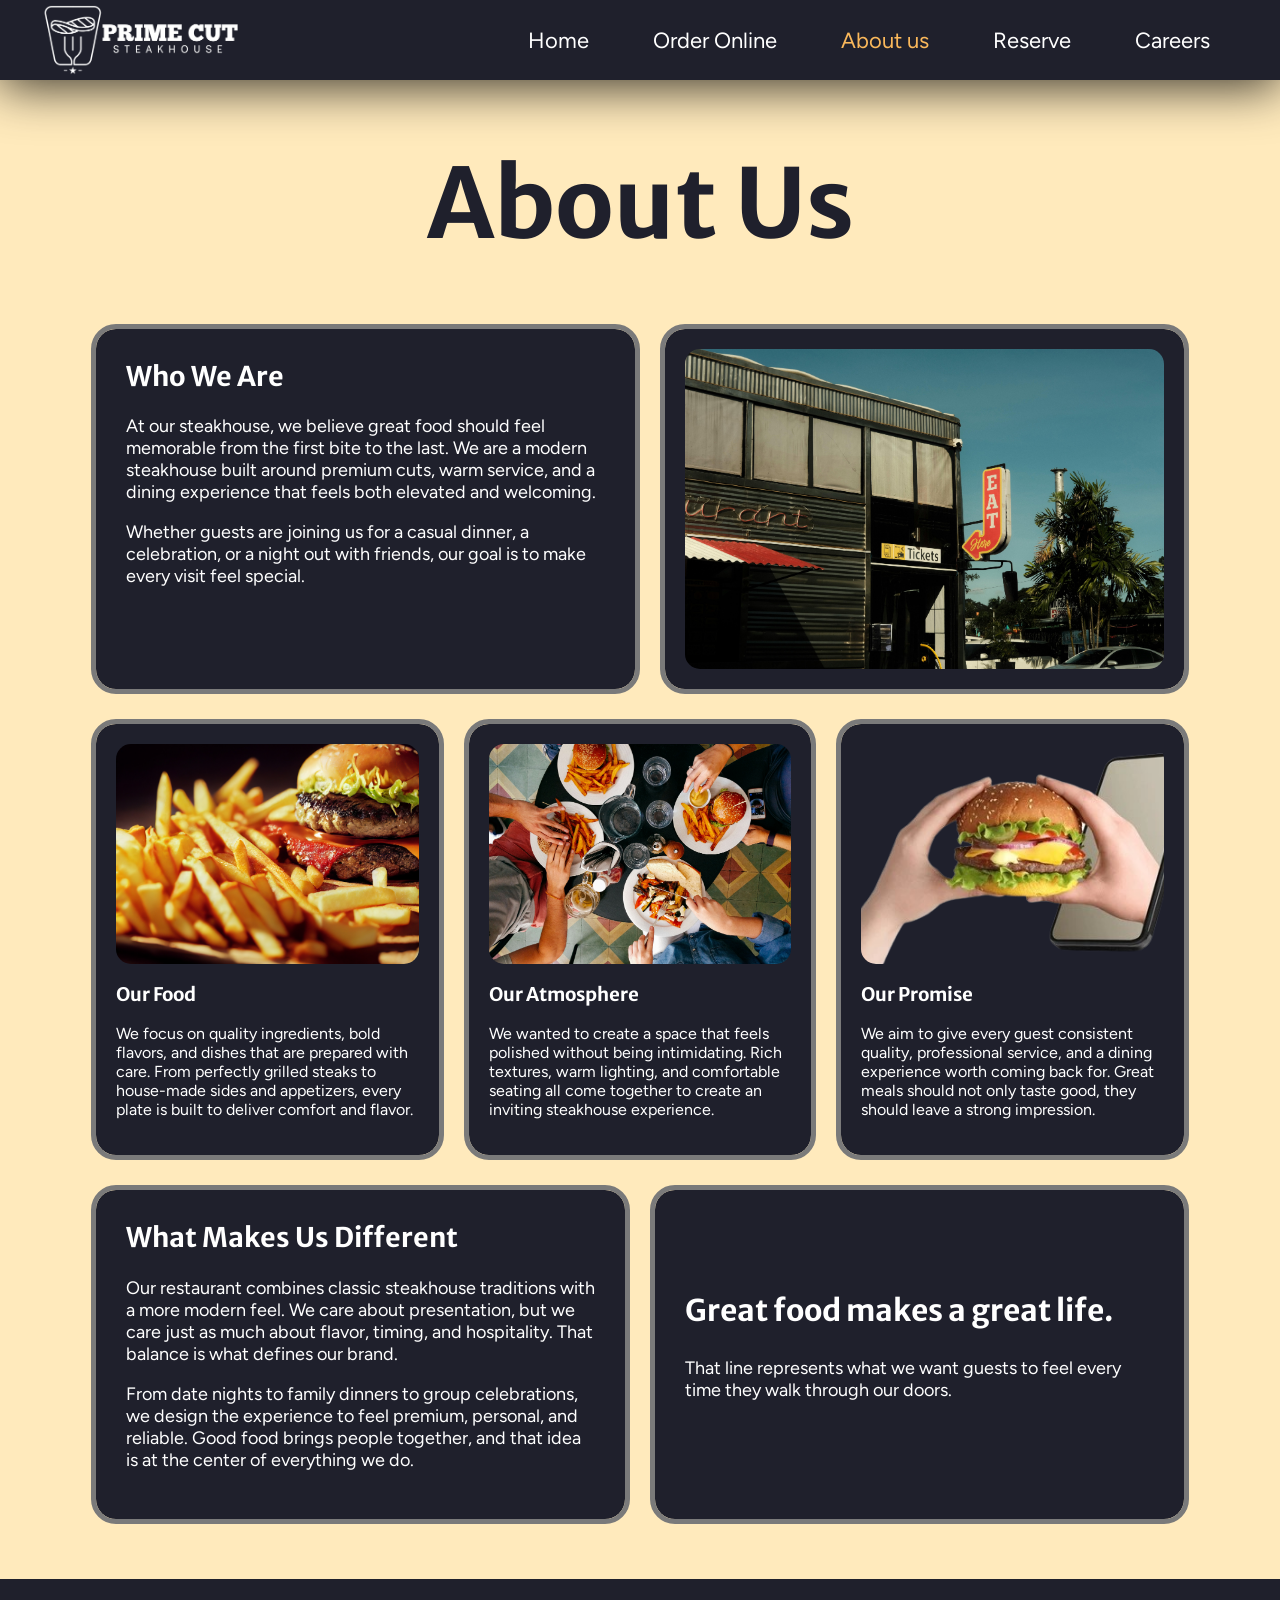
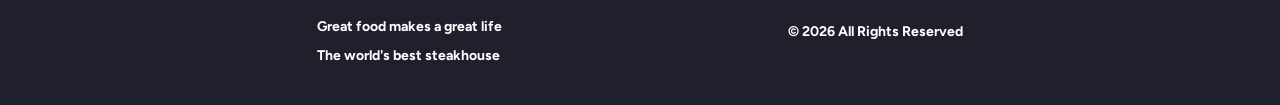
<file: aboutUs.html>
<!DOCTYPE html>
<html lang="en">
<head>
    <title>Steakhouse About Us Page</title>
    <link rel="stylesheet" href="style.css">
    <link rel="icon" type="image/png" href="Assets/Icon.png">
    <meta name="viewport" content="width=device-width, initial-scale=1.0">
</head>

<body>

    <!--Hamburger Menu-->
        <div class="hamburger" onclick="toggleMenu()">
            <div></div>
            <div></div>
            <div></div>
        </div>


    <!--Top Bar with all the options-->
    <nav class="navbar">
        <img src="Assets/logo.png" height="70" alt="Logo">
        <div>
            <a href="index.html">Home</a>
            <a href="menu.html">Order Online</a>
            <a href="aboutUs.html" style="color: #FAB85B;">About us</a>
            <a href="reserve.html">Reserve</a>
            <a href="career.html">Careers</a>
        </div>
    </nav>
    <!--End of top bar-->

    <!--Back to top Button-->
    <div class="backToTop" onclick="scrollToTop()">
        <img src="Assets/arrowUp.png" height="50" width="50" alt="Back to top arrow">
    </div>

    <div class="aboutTitle">
        <h1>About Us</h1>
    </div>

    <main class="aboutPage">

        <section class="aboutHeroCard">
            <div class="aboutHeroText">
                <h2>Who We Are</h2>
                <p>
                    At our steakhouse, we believe great food should feel memorable from the first bite to the last.
                    We are a modern steakhouse built around premium cuts, warm service, and a dining experience that feels
                    both elevated and welcoming.
                </p>
                <p>
                    Whether guests are joining us for a casual dinner, a celebration, or a night out with friends,
                    our goal is to make every visit feel special.
                </p>
            </div>

            <div class="aboutHeroImage">
                <img src="Assets/aboutpic.jpg" alt="Outside view of the steakhouse">
            </div>
        </section>

        <section class="aboutInfoGrid">
            <article class="aboutInfoCard">
                <img src="Assets/menupic.jpg" alt="Signature steak dish">
                <h3>Our Food</h3>
                <p>
                    We focus on quality ingredients, bold flavors, and dishes that are prepared with care.
                    From perfectly grilled steaks to house-made sides and appetizers, every plate is built
                    to deliver comfort and flavor.
                </p>
            </article>

            <article class="aboutInfoCard">
                <img src="Assets/reservepic.jpg" alt="Restaurant table setup">
                <h3>Our Atmosphere</h3>
                <p>
                    We wanted to create a space that feels polished without being intimidating.
                    Rich textures, warm lighting, and comfortable seating all come together to create
                    an inviting steakhouse experience.
                </p>
            </article>

            <article class="aboutInfoCard">
                <img src="Assets/bannerimage.png" alt="Promotional restaurant image">
                <h3>Our Promise</h3>
                <p>
                    We aim to give every guest consistent quality, professional service, and a dining experience
                    worth coming back for. Great meals should not only taste good, they should leave a strong impression.
                </p>
            </article>
        </section>

        <section class="aboutStorySection">
            <div class="aboutStoryText">
                <h2>What Makes Us Different</h2>
                <p>
                    Our restaurant combines classic steakhouse traditions with a more modern feel.
                    We care about presentation, but we care just as much about flavor, timing, and hospitality.
                    That balance is what defines our brand.
                </p>
                <p>
                    From date nights to family dinners to group celebrations, we design the experience to feel
                    premium, personal, and reliable. Good food brings people together, and that idea is at the center
                    of everything we do.
                </p>
            </div>

            <div class="aboutQuoteBox">
                <h3>Great food makes a great life.</h3>
                <p>
                    That line represents what we want guests to feel every time they walk through our doors.
                </p>
            </div>
        </section>

    </main>

    <!--Footer-->
    <footer class="footerBar">
        <div>
            <h1 class="footerText">Great food makes a great life</h1>
            <h2 class="footerText">The world's best steakhouse</h2>
        </div>
        <h3 class="footerText">© 2026 All Rights Reserved</h3>
    </footer>
    <!-- End of Footer-->

    <script src="script.js"></script>

</body>
</html>
</file>
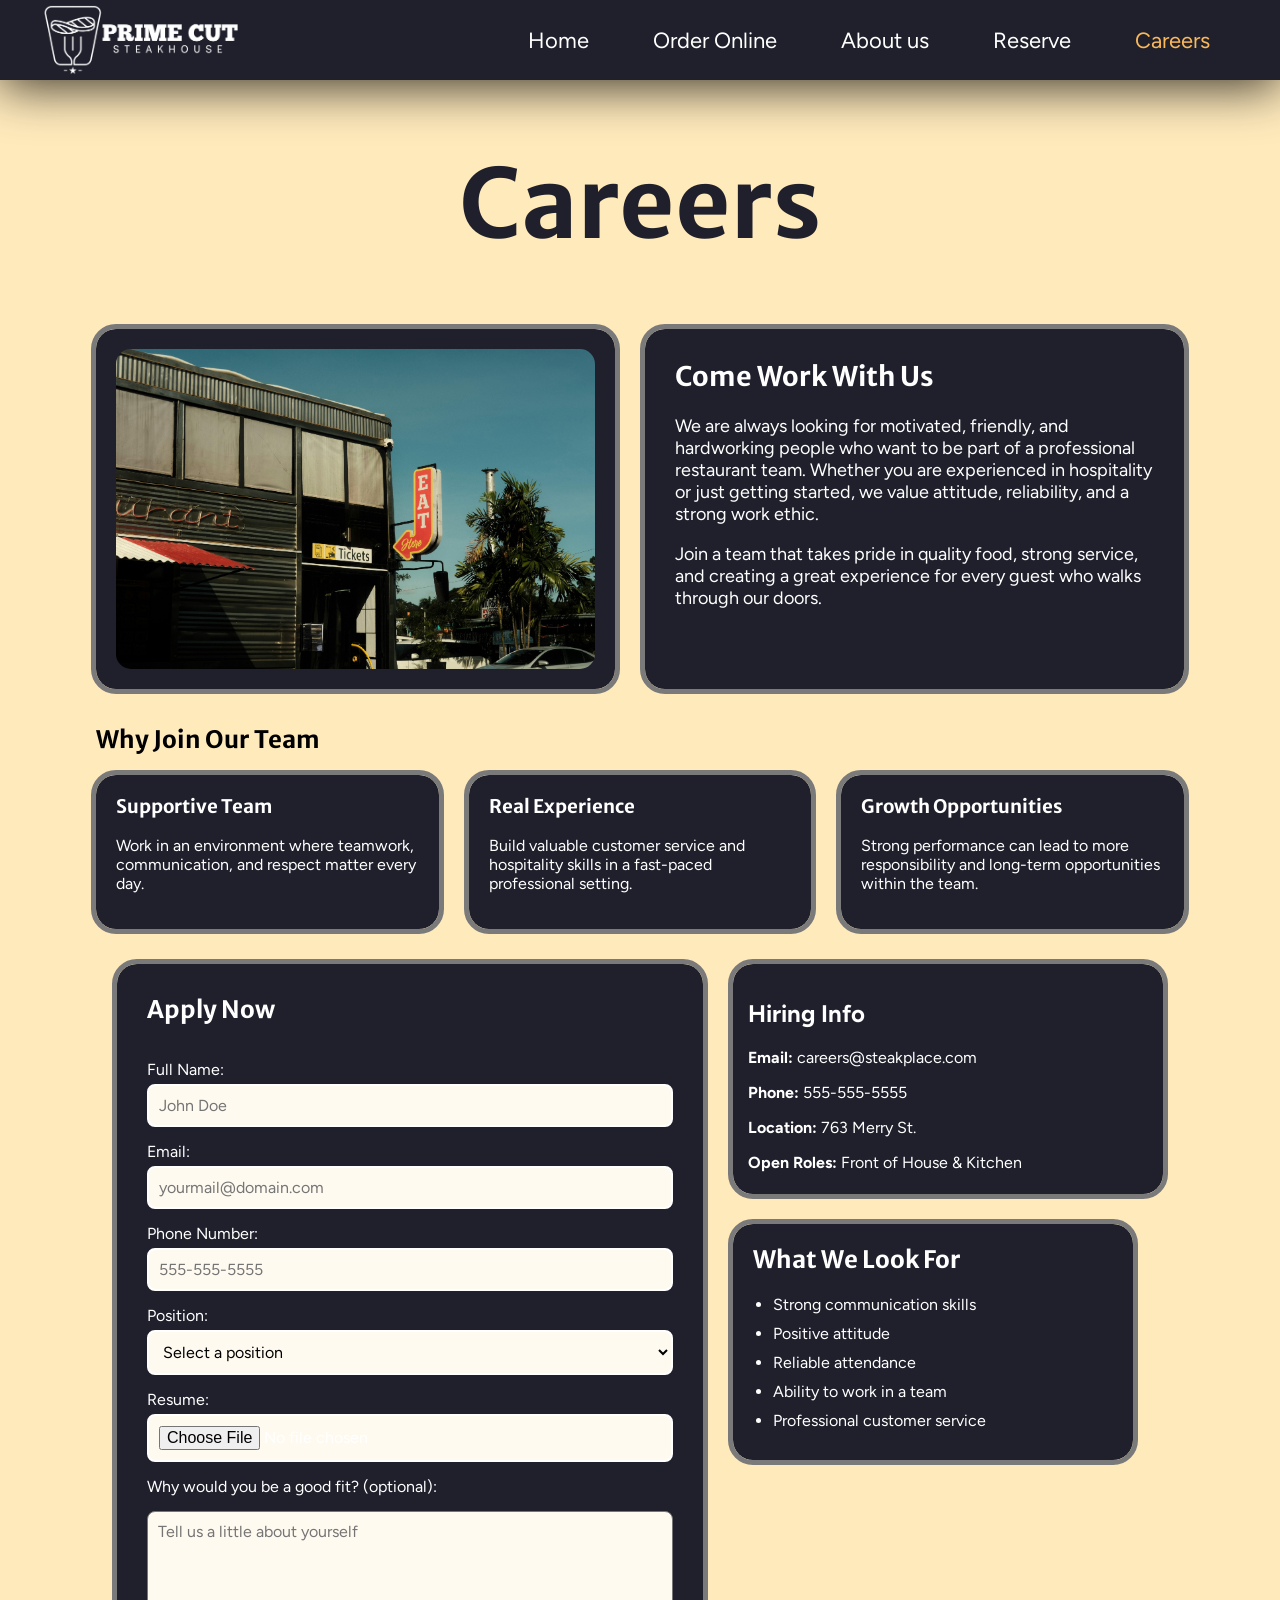
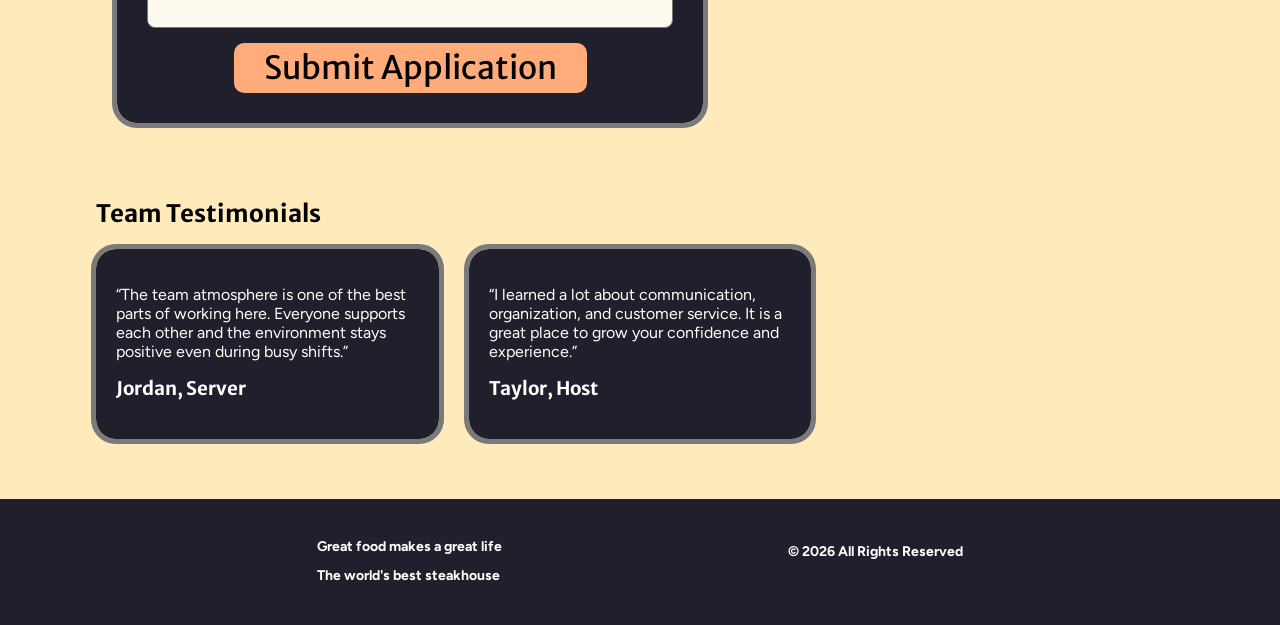
<file: career.html>
<!DOCTYPE html>
<html lang="en">
<head>
    <title>Steakhouse Careers Page</title>
    <link rel="stylesheet" href="style.css">
    <link rel="icon" type="image/png" href="Assets/Icon.png">
    <meta name="viewport" content="width=device-width, initial-scale=1.0">
</head>

<body>

    <!--Hamburger Menu-->
        <div class="hamburger" onclick="toggleMenu()">
            <div></div>
            <div></div>
            <div></div>
        </div>

    <!--Top Bar with all the options-->
    <nav class="navbar">
        <img src="Assets/logo.png" height="70" alt="Logo">
        <div>
            <a href="index.html">Home</a>
            <a href="menu.html">Order Online</a>
            <a href="aboutUs.html">About us</a>
            <a href="reserve.html">Reserve</a>
            <a href="career.html" style="color: #FAB85B;">Careers</a>
        </div>
    </nav>
    <!--End of top bar-->

    <!--Back to top Button-->
    <div class="backToTop" onclick="scrollToTop()">
        <img src="Assets/arrowUp.png" height="50" width="50" alt="Back to top arrow">
    </div>

    <div class="careerTitle">
        <h1>Careers</h1>
    </div>

    <main class="careerPage">

        <section class="careerHeroCard">
            <div class="careerHeroImage">
                <img src="Assets/aboutpic.jpg" alt="Restaurant team environment">
            </div>

            <div class="careerHeroText">
                <h2>Come Work With Us</h2>
                <p>
                    We are always looking for motivated, friendly, and hardworking people who want to be part
                    of a professional restaurant team. Whether you are experienced in hospitality or just getting started,
                    we value attitude, reliability, and a strong work ethic.
                </p>
                <p>
                    Join a team that takes pride in quality food, strong service, and creating a great experience
                    for every guest who walks through our doors.
                </p>
            </div>
        </section>

        <section class="careerWhySection">
            <h2>Why Join Our Team</h2>

            <div class="careerBenefitsGrid">
                <article class="careerBenefitCard">
                    <h3>Supportive Team</h3>
                    <p>
                        Work in an environment where teamwork, communication, and respect matter every day.
                    </p>
                </article>

                <article class="careerBenefitCard">
                    <h3>Real Experience</h3>
                    <p>
                        Build valuable customer service and hospitality skills in a fast-paced professional setting.
                    </p>
                </article>

                <article class="careerBenefitCard">
                    <h3>Growth Opportunities</h3>
                    <p>
                        Strong performance can lead to more responsibility and long-term opportunities within the team.
                    </p>
                </article>
            </div>
        </section>

        <section class="careerApplySection">
            <div class="careerApplyLeft">
                <form class="careerForm" id="careerForm" action="" method="post">
                    <h2>Apply Now</h2>

                    <div class="careerFormRow">
                        <div>
                            <label for="careerName">Full Name:</label>
                            <input type="text" id="careerName" name="careerName" placeholder="John Doe" required>
                        </div>
                    </div>

                    <div class="careerFormRow">
                        <div>
                            <label for="careerEmail">Email:</label>
                            <input type="email" id="careerEmail" name="careerEmail" placeholder="yourmail@domain.com" required>
                        </div>
                    </div>

                    <div class="careerFormRow">
                        <div>
                            <label for="careerPhone">Phone Number:</label>
                            <input type="tel" id="careerPhone" name="careerPhone" placeholder="555-555-5555" required>
                        </div>
                    </div>

                    <div class="careerFormRow">
                        <div>
                            <label for="careerPosition">Position:</label>
                            <select id="careerPosition" name="careerPosition" required>
                                <option value="">Select a position</option>
                                <option value="Server">Server</option>
                                <option value="Host">Host</option>
                                <option value="Line Cook">Line Cook</option>
                                <option value="Prep Cook">Prep Cook</option>
                                <option value="Dishwasher">Dishwasher</option>
                            </select>
                        </div>
                    </div>

                    <div class="careerFormRow">
                        <div>
                            <label for="careerResume">Resume:</label>
                            <input type="file" id="careerResume" name="careerResume" accept=".pdf,.doc,.docx" required>
                        </div>
                    </div>

                    <label for="careerMessage">Why would you be a good fit? (optional):</label>
                    <textarea id="careerMessage" name="careerMessage" rows="5" placeholder="Tell us a little about yourself"></textarea>

                    <button class="submitButton" type="submit">Submit Application</button>
                </form>

                <h2 id="careerSuccessMessage" class="careerSuccessMessage" style="color: rgb(255, 255, 255); display: none;">
                    Thanks for applying! We will get in touch with you soon.
                </h2>
            </div>

            <div class="careerApplyRight">
                <div class="contactBox">
                    <h2>Hiring Info</h2>
                    <p><b>Email:</b> careers@steakplace.com</p>
                    <p><b>Phone:</b> 555-555-5555</p>
                    <p><b>Location:</b> 763 Merry St.</p>
                    <p><b>Open Roles:</b> Front of House & Kitchen</p>
                </div>

                <div class="careerTipsBox">
                    <h2>What We Look For</h2>
                    <ul>
                        <li>Strong communication skills</li>
                        <li>Positive attitude</li>
                        <li>Reliable attendance</li>
                        <li>Ability to work in a team</li>
                        <li>Professional customer service</li>
                    </ul>
                </div>
            </div>
        </section>

        <section class="careerTestimonialSection">
            <h2>Team Testimonials</h2>

            <div class="careerTestimonialsGrid">
                <article class="careerTestimonialCard">
                    <p>
                        “The team atmosphere is one of the best parts of working here. Everyone supports each other
                        and the environment stays positive even during busy shifts.”
                    </p>
                    <h3>Jordan, Server</h3>
                </article>

                <article class="careerTestimonialCard">
                    <p>
                        “I learned a lot about communication, organization, and customer service. It is a great place
                        to grow your confidence and experience.”
                    </p>
                    <h3>Taylor, Host</h3>
                </article>
            </div>
        </section>

    </main>

    <!--Footer-->
    <footer class="footerBar">
        <div>
            <h1 class="footerText">Great food makes a great life</h1>
            <h2 class="footerText">The world's best steakhouse</h2>
        </div>
        <h3 class="footerText">© 2026 All Rights Reserved</h3>
    </footer>
    <!-- End of Footer-->

    <script src="script.js"></script>

</body>
</html>
</file>
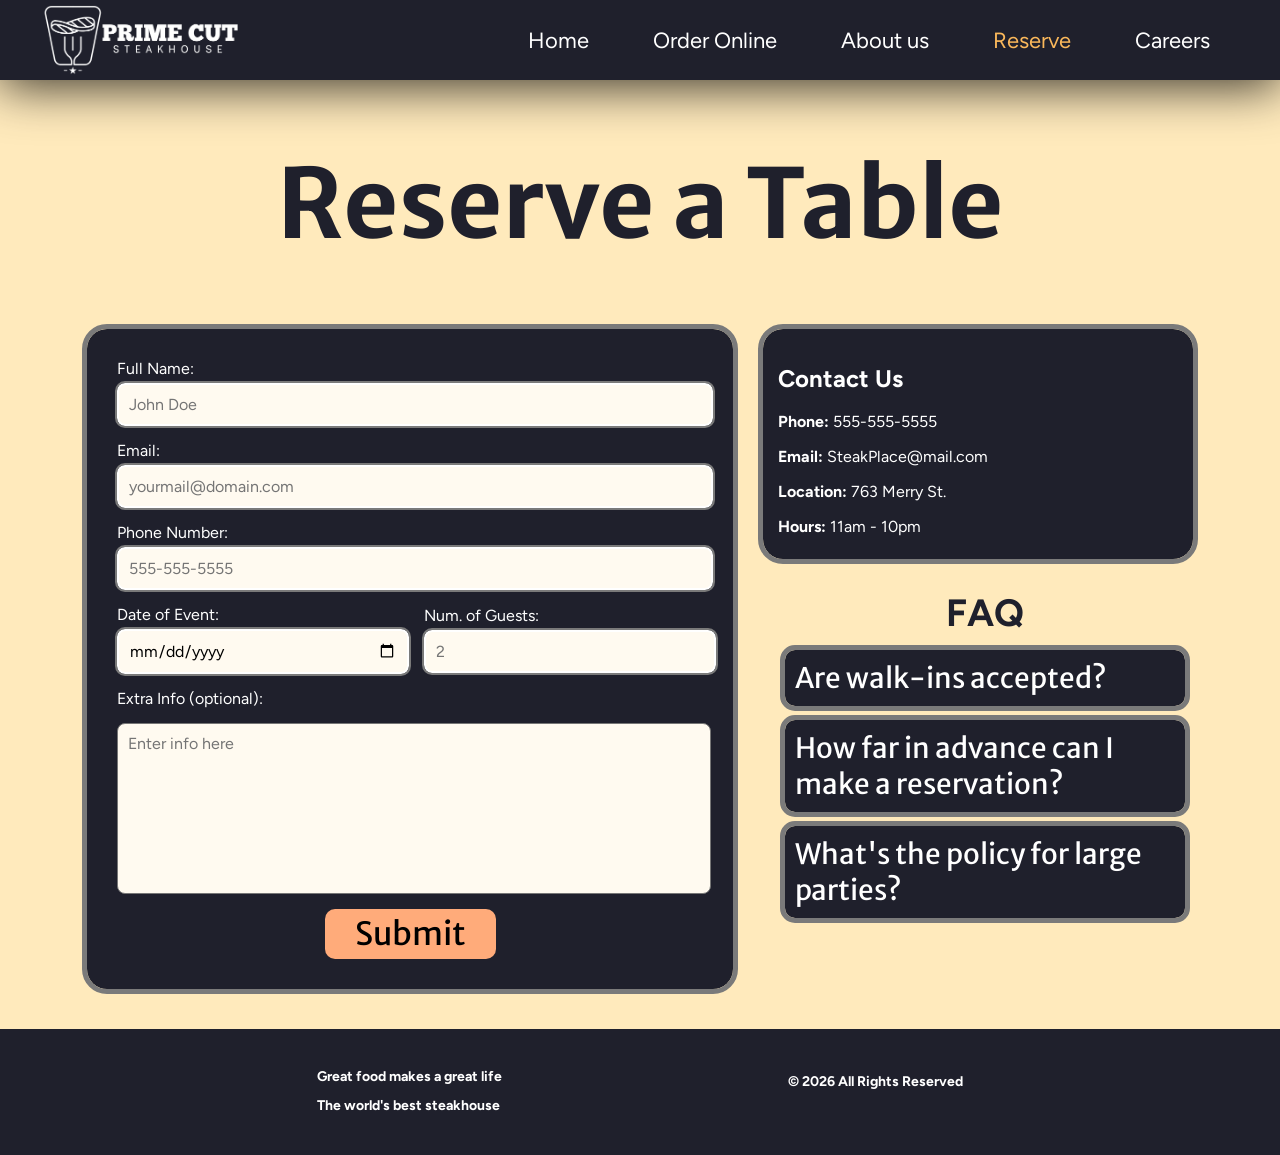
<file: reserve.html>
<!--Reservation Page-->

<!DOCTYPE html>
<html lang="en">
	<head>
        <title>Steakhouse Reservation Page</title>
        <link rel="stylesheet" href="style.css">
        <link rel="icon" type="image/png" href="Assets/Icon.png">
        <meta name="viewport" content="width=device-width, initial-scale=1.0">
    </head>

    <body>

        <!--Hamburger Menu-->
        <div class="hamburger" onclick="toggleMenu()">
            <div></div>
            <div></div>
            <div></div>
        </div>

        <!--Top Bar with all the options-->
        <nav class="navbar">
            <img src="Assets/logo.png" height="70" alt="Logo">
            <div>
                <a href="index.html">Home</a>
			    <a href="menu.html">Order Online</a>
			    <a href="aboutUs.html">About us</a>
                <a href="reserve.html" style="color: #FAB85B;">Reserve</a>
                <a href="career.html">Careers</a>
            </div>
		</nav>
        <!--End of top bar-->

        <!--Back to top Button-->
        <div class="backToTop" onclick="scrollToTop()">
            <img src="Assets/arrowUp.png" height="50" width="50">
        </div>

        <div class="reserveTitle"><h1>Reserve a Table</h1></div>

        <div class="reserveContainer">
            <div class="reserveLeft">
                <!--Input Boxes-->
                <form class="reserveForm" action="" method="post">

                    <div class="reserveFormRow">
                        <div>
                            <label for="name">Full Name:</label>
                            <input type="text" id="name" name="name" placeholder="John Doe" required>
                        </div>
                    </div>

                    <div class="reserveFormRow">
                        <div>
                            <label for="userEmail">Email:</label>
                            <input type="email" id="userEmail" name="userEmail" placeholder="yourmail@domain.com" required>
                        </div>
                    </div>

                    <div class="reserveFormRow">
                        <div>
                            <label for="userPhone">Phone Number:</label>
                            <input type="number" id="userPhone" name="userPhone" placeholder="555-555-5555" required>
                        </div>
                    </div>

                        <!-- Date & Guests row -->
                    <div class="reserveFormRow dateGuestsRow">
                        <div>
                            <label for="userDate">Date of Event:</label>
                            <input type="date" id="userDate" name="userDate" required>
                        </div>

                        <div>
                            <label for="userGuests">Num. of Guests:</label>
                            <input type="number" id="userGuests" name="userGuests" placeholder="2" min="2" max="16" required>
                        </div>
                    </div>

                        <label for="message">Extra Info (optional):</label>
                        <textarea id="message" name="message" rows="5" placeholder="Enter info here" minlength="10" maxlength="500"></textarea>

                        <button class="submitButton" type="submit">Submit</button>
                </form>

                <h2 id="successMessage" class="successMessage" style="color: rgb(255, 255, 255); display: none;">Thanks! We'll get back to you soon.</h2>

            </div>

            <div class="reserveRight">
                <div class="contactBox">
                    <h2>Contact Us</h2>
                    <p><b>Phone:</b> 555-555-5555</p>
                    <p><b>Email:</b> SteakPlace@mail.com</p>
                    <p><b>Location:</b> 763 Merry St.</p>
                    <p><b>Hours:</b> 11am - 10pm</p>
                </div>

                <div class="faqMenu">
                    <h2 text-align="center">FAQ</h2>

                    <div class="faqItem">
                        <button class="faqTitle">Are walk-ins accepted?</button>
                        <div class="faqContent">
                            <p>We do accept walk-ins however it is recommended to make a reservation online as seating availability can be limited.</p>
                        </div>
                    </div>

                    <div class="faqItem">
                        <button class="faqTitle">How far in advance can I make a reservation?</button>
                        <div class="faqContent">
                            <p>Reservations can be made at a <b>maximum of 3 weeks</b> in advance which is recommended for large groups.</p>
                        </div>
                    </div>

                    <div class="faqItem">
                        <button class="faqTitle">What's the policy for large parties?</button>
                        <div class="faqContent">
                            <p>For parties of <b>8 or more</b> guests, you are required to make a reservation due to seating capacity.</p>
                        </div>
                    </div>
                </div>
            </div>
        </div>

        <!--Footer-->
        <footer class="footerBar">
            <div>
                <h1 class="footerText">Great food makes a great life</h1>
                <h2 class="footerText">The world's best steakhouse</h2>
            </div>
            <h3 class="footerText">© 2026 All Rights Reserved</h3>

        </footer>
        <!-- End of Footer-->

        <script src="script.js"></script>

    </body>
</html>
    </body>
</file>
<file: style.css>
/* Stylesheet for entire website */

/*fonts*/
@import url('https://fonts.googleapis.com/css2?family=Merriweather+Sans:ital,wght@0,300..800;1,300..800&display=swap');
@import url('https://fonts.googleapis.com/css2?family=Figtree:ital,wght@0,300..900;1,300..900&display=swap');

/*body*/
    body {
        margin: 0;
        background-color: #ffeabc;
    }


/*back to top button*/
    .backToTop {
        display: none;
        align-items: center;
        flex-direction: column;
        width: 3%;
        height: 6%;
        position: fixed;
        right: 5%;
        bottom: 5%;
        background-color: #11283fad;
        border-radius: 5px;
        padding: 4px 4px;
        z-index: 2;
    }

/*navbar*/
    .navbar {
        position: relative;
        z-index: 10;
        background-color: #1F202C;
        text-align: center;
        padding: 5px 40px;
        display: flex;
        align-items: center;
        justify-content: space-between;
        box-shadow: 0 6px 50px rgba(0, 0, 0, 0.8);
    }

    .navbar a {
        color: white;
        text-decoration: none;
        padding: 6px 30px;
        font-family: "Figtree", sans-serif;
        font-size: 22px;
        display: inline-block;
        transition: color 0.2s;
    }

    .navbar a:hover {
        color: rgb(255, 173, 20);
        border-radius: 5px;
        cursor: pointer;
    }


/*FOOTER*/
    .footerBar {
        background-color: #1F202C;
        padding: 30px;
        display: flex;
        align-items: flex-start;
        justify-content: space-evenly;
    }

    .footerText {
        color: white;
        font-family: "Figtree", sans-serif;
        font-size: 14px;
    }

/*INDEX EXCLUSIVE*/

    /*HERO SECTION*/

        .hero {
            height: 100vh;
            background-image: url("Assets/BurgerBanner.png");
            background-size: 110%;
            background-position: center;
            background-repeat: no-repeat;
            display: flex;
            justify-content: center;
            text-align: center;
            color: white;
            transition: background-position 0.5s ease-out;
        }

        .heroText {
            font-size: 156px;
            margin-top: 15%;
            font-family: "Merriweather Sans", sans-serif;
        }

        .heroBtn {
            display: inline-block;
            margin-top: 15px;
            padding: 12px 30px;
            background: #1F202C;
            text-decoration: none;
            font-family: "Figtree", sans-serif;
            color: rgb(255, 255, 255);
            font-size: 32px;
            font-weight: bold;
            border-radius: 20px;
            transition: color 0.4s, transform 0.4s, box-shadow 0.4s;
        }

        .heroBtn:hover {
            background: #ffab7a;
            transform: translateY(-3px);
            color: rgb(0, 0, 0);
            box-shadow: 0 6px 50px rgba(0, 0, 0, 0.8);
        }


    /*HOME GRID ITEMS*/
            
        .container {
        color: #ffffff;
        display: grid;
        grid-template-areas: "homeMenu homeAbout homeRes";
        grid-template-columns: repeat(3, 1fr);
        gap: 40px;
        font-family: "Figtree", sans-serif;
        margin: auto 200px;
        border-radius: 20px;
        padding-bottom: 2%;
        }

        .container img {
        border-radius: 15px;
        }

        .container > div {
        background: #1F202C;
        padding: 10px;
        border-radius: 20px;
        margin-top: 20px;
        outline: #7a7a7a solid 5px;
        }

        .container div h1 {
        background: #d9d9d9;
        color: #1F202C;
        margin: -10px -10px 10px -10px;
        padding: 15px;
        border-radius: 20px 20px 0 0;
        }

        .container div.homeMenu {
        grid-area: homeMenu;
        text-align: center;
        padding: 10px;
        }

        .container div.homeAbout {
        grid-area: homeAbout;
        text-align: center;
        padding: 10px;
        }

        .container div.homeRes {
        grid-area: homeRes;
        text-align: center;
        padding: 10px;
        }

        .gridButton {
        color: black;
        font-family: "Figtree", sans-serif;
        font-size: 32px;
        padding: 5px 30px;
        background-color: #ffab7a;
        border-radius: 10px;
        border: none;
        margin-top: 10px;
        display: inline-block;
        text-decoration: none;
        transition:
            background-color 0.3s,
            color 0.3s;
        }

        .gridButton:hover {
        background-color: #ffffff;
        cursor: pointer;
        }
    
    /*ADVERT BANNER*/
        .homeBanner {
            background-color: #ffb978;
            display: flex;
            gap: 60px;
            padding-bottom: none;
            margin-bottom: 50px;
        }

        .homeBannerImg {
            height: 400px;
            display: block;
        }

        .homeBannerText {
            color: #1F202C;
            align-self: center;
            font-family: "Merriweather Sans", sans-serif;
            font-size: 20px;
        }



/*MENU EXCLUSIVE*/

    .menuTitle {
        font-family: "Merriweather Sans", sans-serif;
        text-align: center;
        color: #1F202C;
        font-size: 48px;
        margin-top: 40px;
    }

    .foodCard {
        font-family: "figtree", sans-serif;
        text-align: center;
        border-radius: 20px;
        color: white;
        display: flex;
        flex-direction: column;
    }

    .foodCard h1 {
        margin: -40px -40px 10px -40px;
    }

    .foodCard img {
        align-self: center;
    }

    .cartButton {
        padding: 5px;
        margin-left: 25%;
        margin-right: 25%;
        font-size: large;
        font-family: "Merriweather Sans", sans-serif;
        color: black;
        background: #ffab7a;
        border-radius: 100px;
    }

    #cartOpen{
        position: fixed;
        top: 100px;
        right: 20px;
        padding: 10px 18px;
        color: black;
        background: #ffab7a;
        border: none;
        border-radius: 8px;
        font-size: 18px;
        cursor: pointer;
        z-index: 20;
    }

    #cartBox{
        position: fixed;
        top: 120px;
        right: 20px;
        width: 250px;
        font-family: "Merriweather Sans", sans-serif;
        color: white;
        background: #1F202C;
        padding: 15px;
        border-radius: 10px;
        display: none;
        z-index: 1;
    }

    #cartBox button {
        color: black;
        background: #ffab7a;
        border-radius: 10px;
        margin-right: 5px;
        font-family: "Merriweather Sans", sans-serif;
    }

    #cartItems{
        max-height: 200px;
        overflow-y: auto;
        margin-bottom: 10px;
    }


/*RESERVATION EXCLUSIVE*/

    .reserveTitle {
        font-family: "Merriweather Sans", sans-serif;
        text-align: center;
        color: #1F202C;
        font-size: 48px;
        margin-top: 40px;
    }

    .reserveContainer {
        display: flex;
        gap: 30px;
        justify-content: center;
        align-items: flex-start;
        margin-top: 3%; 
        flex-wrap: wrap;
    }

    .reserveLeft {
        display: flex;
        flex-direction: column;
    }

    .reserveRight {
        display: flex;
        flex-direction: column;
    }

    .reserveForm {
        width: 586px;
        height: 600px;
        font-family: "figtree", sans-serif;
        color: white;
        background-color: #1F202C;
        border-radius: 20px;
        padding: 30px;
        gap: 15px;
        display: flex;
        margin: auto;
        margin-bottom: 40px;
        flex-direction: column;
        border-width: 10px;
        outline: #7a7a7a solid 5px;
    }

    .reserveFormRow {
        display: flex;
        gap: 15px;
        align-items: center;
    }

    #message {
        width: 572px;
        height: 220px;
        resize: none;
        font-size: 16px;
    }

    #urgency {
        width: 400px;
    }

    .submitButton {
        color: black;
        font-family: "merriweather sans", sans-serif;
        font-size: 32px;
        padding: 5px 30px;
        background-color: #ffab7a;
        border-radius: 10px;
        border: none;
        margin: auto;
        transition:
            background-color 0.3s,
            color 0.3s;
    }

    .submitButton:hover {
        color: rgb(0, 0, 0);
        font-family: "merriweather sans", sans-serif;
        font-size: 32px;
        padding: 5px 30px;
        background-color: rgb(255, 255, 255);
        border-radius: 10px;
        border: none;
        cursor: pointer;
    }

    .reserveFormRow div {
        display: flex;
        flex-direction: column;
        gap: 5px;
    }

    .reserveForm input {
        font-family: "Figtree", sans-serif;
        font-size: 16px;
        padding: 10px;
        width: 572px;
        border-radius: 8px;
        border: 2px solid #ffffff;
        background-color: #fffaf0;
        outline: #7a7a7a solid 2px;
    }

    .reserveFormRow.dateGuestsRow input {
        width: 268px;
    }

    .reserveForm textarea {
        font-family: "Figtree", sans-serif;
        font-size: 16px;
        padding: 10px;
        border-radius: 8px;
        outline: #7a7a7a solid 2px;
        outline: none;
        background-color: #fffaf0;
    }

    .successMessage {
        width: 586px;
        height: 600px;
        font-family: "figtree", sans-serif;
        background-color: #1F202C;
        border-radius: 20px;
        padding: 30px;
        gap: 15px;
        display: flex;
        font-size: 64px;
        margin: auto;
        margin-bottom: 40px;
        align-items: center;
        flex-direction: column;
        border-width: 10px;
        outline: #7a7a7a solid 5px;
    }

    .contactBox {
        font-family: "figtree", sans-serif;
        width: 400px;
        height: 200px;
        color: white;
        padding: 15px;
        background-color: #1F202C;
        border-radius: 20px;
        display: block;
        border-width: 10px;
        outline: #7a7a7a solid 5px;
    }


.faqMenu {
    width: 400px;
    font-family: "figtree", sans-serif;
    display: flex;
    flex-direction: column;
    gap: 8px;
    padding-left: 5%;
    padding-right: 5%;
}

.faqMenu h2 {
  text-align: center;
  margin-bottom: 0%;
  font-size: 38px;
  color: #1F202C;
}

.faqItem {
    border-radius: 10px;
    margin-top: 6px;
    overflow: hidden;
    outline: #7a7a7a solid 5px;
}

.faqTitle {
    background-color: #1F202C;
    font-family: "merriweather sans", sans-serif;
    color: white;
    cursor: pointer;
    padding: 10px;
    font-size: 28px;
    text-align: left;
    border: none;
    width: 100%;
}

.faqContent {
    background-color: #fef4e0;
    padding: 0 10px;
    max-height: 0;
    overflow: hidden;
    transition: max-height 0.2s ease-in-out;
}

/* =========================
   ABOUT US PAGE
========================= */

.aboutTitle,
.careerTitle {
    font-family: "Merriweather Sans", sans-serif;
    text-align: center;
    color: #1F202C;
    font-size: 48px;
    margin-top: 40px;
}

.aboutPage,
.careerPage {
    width: 85%;
    margin: 0 auto 60px auto;
    font-family: "Figtree", sans-serif;
}

.aboutHeroCard,
.careerHeroCard,
.aboutStorySection {
    display: flex;
    gap: 30px;
    align-items: stretch;
    margin-bottom: 35px;
    flex-wrap: wrap;
}

.aboutHeroText,
.careerHeroText,
.aboutStoryText,
.aboutQuoteBox {
    flex: 1;
    min-width: 280px;
    font-size: 18px;
    background-color: #1F202C;
    color: white;
    padding: 30px;
    border-radius: 20px;
    outline: #7a7a7a solid 5px;
    box-sizing: border-box;
}

.aboutHeroText h2,
.aboutStoryText h2,
.careerHeroText h2,
.aboutQuoteBox h3,
.careerWhySection h2,
.careerTestimonialSection h2,
.careerTipsBox h2,
.careerForm h2 {
    font-family: "Merriweather Sans", sans-serif;
    margin-top: 0;
}

.aboutHeroImage,
.careerHeroImage {
    flex: 1;
    min-width: 280px;
    background-color: #1F202C;
    padding: 20px;
    border-radius: 20px;
    outline: #7a7a7a solid 5px;
    box-sizing: border-box;
}

.aboutHeroImage img,
.careerHeroImage img {
    width: 100%;
    height: 100%;
    min-height: 320px;
    object-fit: cover;
    border-radius: 15px;
    display: block;
}

.aboutInfoGrid,
.careerBenefitsGrid,
.careerTestimonialsGrid {
    display: grid;
    grid-template-columns: repeat(3, 1fr);
    gap: 30px;
    margin-bottom: 35px;
}

.aboutInfoCard,
.careerBenefitCard,
.careerTestimonialCard,
.careerTipsBox {
    background-color: #1F202C;
    color: white;
    border-radius: 20px;
    padding: 20px;
    outline: #7a7a7a solid 5px;
    box-sizing: border-box;
}

.aboutInfoCard img {
    width: 100%;
    height: 220px;
    object-fit: cover;
    border-radius: 15px;
    margin-bottom: 15px;
}

.aboutInfoCard h3,
.careerBenefitCard h3,
.careerTestimonialCard h3 {
    font-family: "Merriweather Sans", sans-serif;
    margin-top: 0;
}

.aboutQuoteBox {
    display: flex;
    flex-direction: column;
    justify-content: center;
}

.aboutQuoteBox h3 {
    font-size: 30px;
    margin-bottom: 10px;
}

/* =========================
   CAREERS PAGE
========================= */

.careerWhySection,
.careerTestimonialSection {
    margin-bottom: 35px;
}

.careerApplySection {
    display: flex;
    gap: 30px;
    justify-content: center;
    align-items: flex-start;
    margin-bottom: 35px;
    flex-wrap: wrap;
}

.careerApplyLeft,
.careerApplyRight {
    display: flex;
    flex-direction: column;
}

.careerForm {
    width: 586px;
    font-family: "Figtree", sans-serif;
    color: white;
    background-color: #1F202C;
    border-radius: 20px;
    padding: 30px;
    gap: 15px;
    display: flex;
    margin: auto;
    margin-bottom: 40px;
    flex-direction: column;
    outline: #7a7a7a solid 5px;
    box-sizing: border-box;
}

.careerFormRow {
    display: flex;
    gap: 15px;
    align-items: center;
}

.careerFormRow div {
    display: flex;
    flex-direction: column;
    gap: 5px;
    width: 100%;
}

.careerForm input,
.careerForm select {
    font-family: "Figtree", sans-serif;
    font-size: 16px;
    padding: 10px;
    width: 100%;
    border-radius: 8px;
    border: 2px solid #ffffff;
    background-color: #fffaf0;
    box-sizing: border-box;
}

.careerForm textarea {
    font-family: "Figtree", sans-serif;
    font-size: 16px;
    padding: 10px;
    border-radius: 8px;
    background-color: #fffaf0;
    resize: none;
    width: 100%;
    box-sizing: border-box;
}

.careerSuccessMessage {
    width: 586px;
    min-height: 300px;
    font-family: "Figtree", sans-serif;
    background-color: #1F202C;
    border-radius: 20px;
    padding: 30px;
    display: flex;
    font-size: 42px;
    margin: auto;
    margin-bottom: 40px;
    align-items: center;
    justify-content: center;
    text-align: center;
    flex-direction: column;
    outline: #7a7a7a solid 5px;
    box-sizing: border-box;
}

.careerTipsBox {
    width: 400px;
    margin-top: 30px;
}

.careerTipsBox ul {
    margin: 0;
    padding-left: 20px;
}

.careerTipsBox li {
    margin-bottom: 10px;
}

.careerApplyBtn {
    color: black;
    font-family: "Figtree", sans-serif;
    font-size: 28px;
    font-weight: bold;
    padding: 10px 28px;
    background-color: #ffab7a;
    border-radius: 10px;
    display: inline-block;
    text-decoration: none;
    margin-top: 15px;
    transition: background-color 0.3s, color 0.3s;
}

.careerApplyBtn:hover {
    background-color: white;
    color: black;
}

/* =========================
   RESPONSIVE
========================= */

@media (max-width: 1100px) {
    .aboutInfoGrid,
    .careerBenefitsGrid,
    .careerTestimonialsGrid {
        grid-template-columns: 1fr;
    }
}

@media (max-width: 900px) {
    .aboutHeroCard,
    .careerHeroCard,
    .aboutStorySection,
    .careerApplySection {
        flex-direction: column;
    }

    .aboutPage,
    .careerPage {
        width: 92%;
    }
}

@media (max-width: 700px) {
    .navbar {
        flex-direction: column;
        gap: 12px;
        padding: 15px;
    }

    .navbar div {
        display: flex;
        flex-wrap: wrap;
        justify-content: center;
    }

    .navbar a {
        padding: 8px 12px;
        font-size: 18px;
    }

    .aboutTitle,
    .careerTitle {
        font-size: 36px;
    }

    .aboutHeroText,
    .careerHeroText,
    .aboutStoryText,
    .aboutQuoteBox,
    .aboutHeroImage,
    .careerHeroImage,
    .aboutInfoCard,
    .careerBenefitCard,
    .careerTestimonialCard,
    .careerTipsBox,
    .careerForm,
    .careerSuccessMessage {
        padding: 18px;
    }

    .careerForm,
    .careerSuccessMessage,
    .careerTipsBox,
    .contactBox {
        width: 100%;
    }

    .backToTop {
        width: 55px;
        height: 55px;
        right: 20px;
        bottom: 20px;
    }
}



/*MOBILE-----------------*/

.hamburger {
    display: none;
    flex-direction: column;
    justify-content: space-between;
    width: 30px;
    height: 30px;
    position: fixed;
    top: 0;
    right: 0;
    background-color: #11283fad;
    border-radius: 10px;
    padding: 6px;
    z-index: 100;
}

.hamburger div {
    height: 4px;
    background-color: white;
    border-radius: 2px;
}

@media (max-width: 768px) {

    .hamburger {
      display: flex;
    }

    .navbar {
        position: fixed;
        inset: 0 0 0 55%;
        flex-direction: column;
        align-items: flex-start;
        transition: transform 0.2s ease-in-out;
        transform: translateX(100%);
    }

    .navbar.open {
        display: flex;
        transform: translateX(0%);
    }

    .navbar img {
        display: none;
    }

    .navbar div {
        display: flex;
        flex-direction: column;
        gap: 5px;
        margin-left: 0;
        padding-left: 0;
        text-align: left;
        width: 10px;
    }

    .navbar a {
        display: flex;
        flex-direction: column;
        text-align: left;
        font-size: 24px;
        padding-left: 0;
        padding-right: 10px;
    }


/*HERO SECTION*/
.hero {
    height: 70vh;
    background-size: cover;
}

.heroText {
    font-size: 64px;
    margin-top: 30%;
}

.heroBtn {
    font-size: 20px;
    padding: 10px 20px;
}


/* GRID CONTAINER */
.container {
        margin: 20px;
        grid-template-columns: 1fr;
        grid-template-areas:
            "homeMenu"
            "homeAbout"
            "homeRes";
        gap: 20px;
        width: auto;
    }


    
.container div h1 {
    font-size: 24px;
    padding: 10px;
}

.container img {
    width: 100%;
    height: auto;
    display: block;
}


/* GRID BUTTON */
.gridButton {
    font-size: 18px;
    padding: 8px 18px;
}


/* HOME BANNER */
.homeBanner {
    flex-direction: column;
    gap: 20px;
    padding: 20px;
}

.logoPic {
    display: none;
}

.homeBannerImg {
    display: none;
}

.homeBannerText {
    font-size: 16px;
}


/* FOOTER */
.footerBar {
    flex-direction: column;
    gap: 15px;
    text-align: center;
}

.footerText {
    font-size: 12px;
}

/*MENU PAGE*/

.menuTitle {
    font-size: 36px;
}

#cartOpen{
    top: 10px;
    right: 70px;
    font-size: 16px;
    padding: 6px 12px;
}

.navbar.open ~ #cartOpen{
    display: none;
}

.navbar.open ~ #cartBox{
    display: none;
}

#cartBox{
        position: fixed;
        top: 10px;
        right: 15%;
        width: 250px;
}

/*ABOUT US PAGE*/
.aboutHeroImage{
    display: none;
}

/*RESERVATION PAGE*/

.reserveTitle {
    font-size: 36px;
}

.reserveForm {
    width: 100%;
    max-width: 586px;
    min-height: 600px;
    box-sizing: border-box;
}

.reserveForm input {
    width: 100%;
    box-sizing: border-box;
}

#message {
    width: 100%;
    box-sizing: border-box;
}

.reserveContainer {
    flex-direction: column;
    align-items: center;
    padding: 15px;
}

.reserveLeft,
.reserveRight {
    width: 100%;
}

.reserveFormRow {
    flex-direction: column;
    align-items: stretch;
}

.reserveFormRow.dateGuestsRow {
    flex-direction: column;
}

.reserveFormRow.dateGuestsRow input {
    width: 100%;
}

.contactBox {
    width: 90%;
}


.faqMenu {
    width: 90%;
}

.successMessage {
    width: 80%;
    font-size: 40px;
}

/*CAREERS PAGE*/
.careerHeroImage {
    display: none;
}











}
</file>
